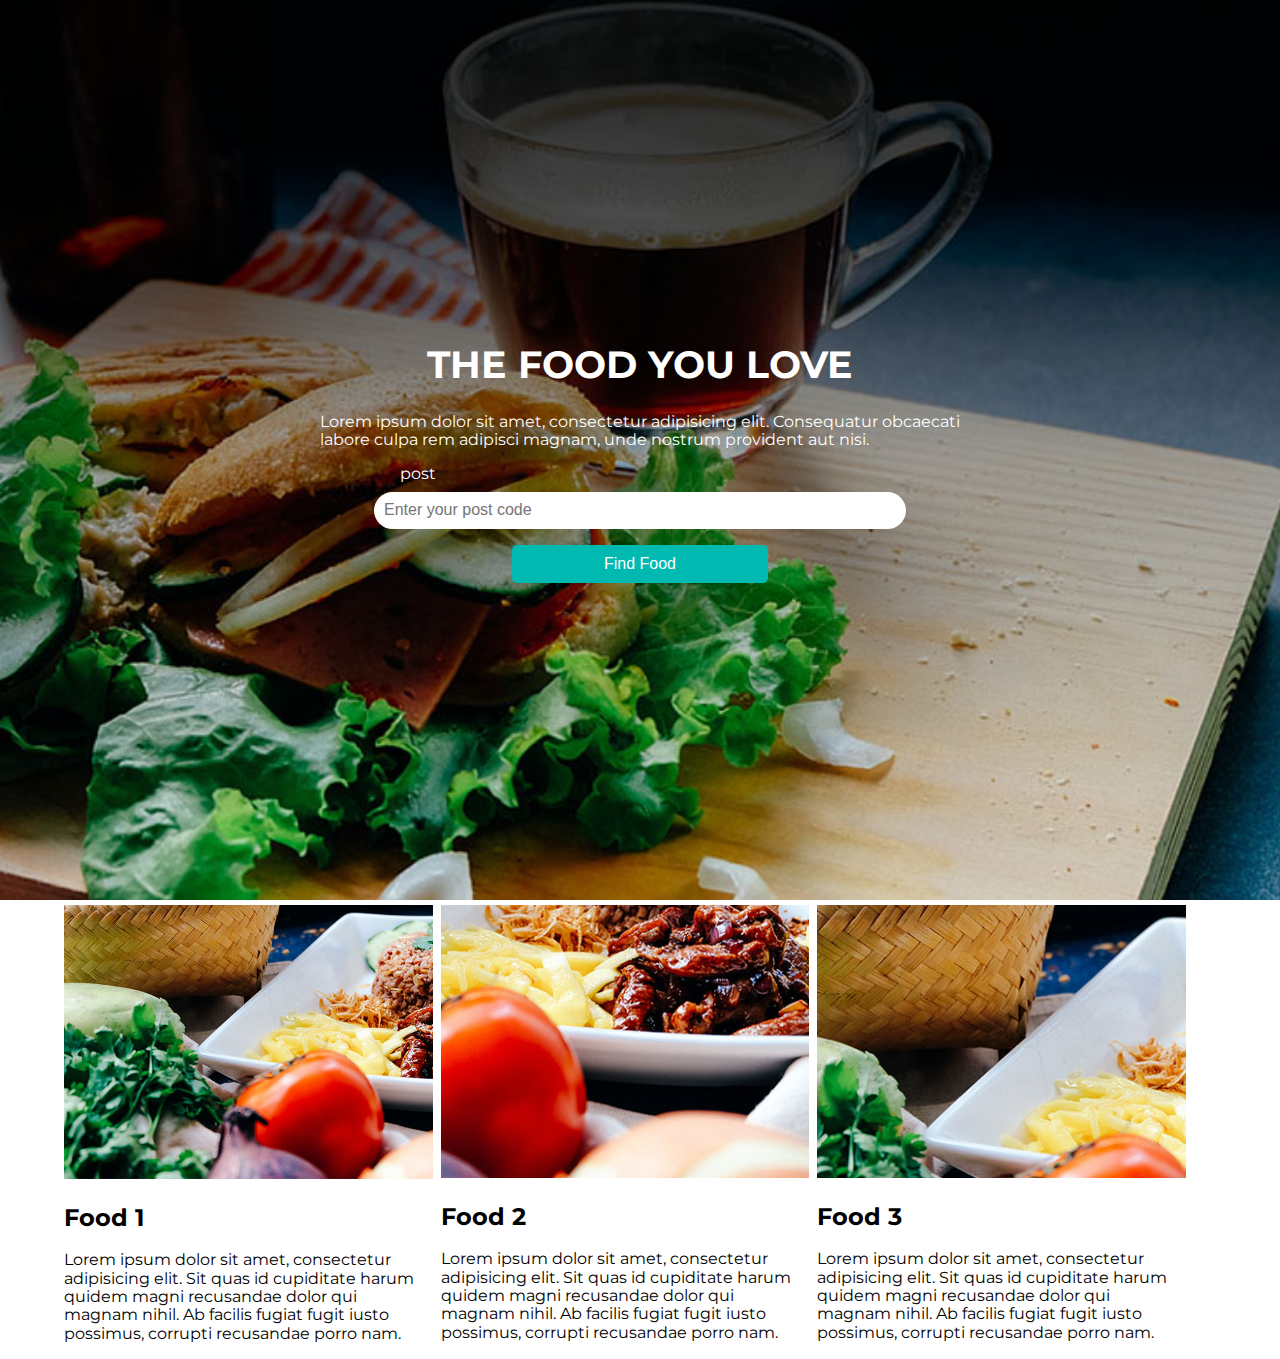
<file: food html css/HTMLCSSPROJECT-master/index.html>
<!DOCTYPE html>
<html lang="en">
<head>
	<meta charset="UTF-8">
	<title>Document</title>
	<link href="https://fonts.googleapis.com/css?family=Montserrat" rel="stylesheet">
	<link rel="stylesheet" href="normalize.css">
	<link rel="stylesheet" href="custom.css">
</head>
<body>
	<section class="hero_image">
		<div class="hero_wrapper">
			<h1>THE FOOD YOU LOVE</h1>
			<p>Lorem ipsum dolor sit amet, consectetur adipisicing elit. Consequatur obcaecati labore culpa rem adipisci magnam, unde nostrum provident aut nisi.</p>
			<span>post</span>
			<form class="form_code"> 

				<input class="post_code" type="text" placeholder="Enter your post code">
				<button type="submit">Find Food</button>
			</form>
		</div>
	</section>

	<section class="product">
		<div class="product__list__item">
			<img class="img-responsive" src="food1.jpg" alt="">
			<h2 class="product_heading">
				Food 1
			</h2>
			<p>Lorem ipsum dolor sit amet, consectetur adipisicing elit. Sit quas id cupiditate harum quidem magni recusandae dolor qui magnam nihil. Ab facilis fugiat fugit iusto possimus, corrupti recusandae porro nam.</p>
		</div>

		<div class="product__list__item">
			<img class="img-responsive" src="food2.jpg" alt="">
			<h2 class="product_heading">
				Food 2
			</h2>
			<p>Lorem ipsum dolor sit amet, consectetur adipisicing elit. Sit quas id cupiditate harum quidem magni recusandae dolor qui magnam nihil. Ab facilis fugiat fugit iusto possimus, corrupti recusandae porro nam.</p>
		</div>
		<div class="product__list__item">
			<img class="img-responsive" src="food3.jpg" alt="">
			<h2 class="product_heading">
				Food 3
			</h2>
			<p>Lorem ipsum dolor sit amet, consectetur adipisicing elit. Sit quas id cupiditate harum quidem magni recusandae dolor qui magnam nihil. Ab facilis fugiat fugit iusto possimus, corrupti recusandae porro nam.</p>
		</div>

	</section>
</body>
</html>
</file>
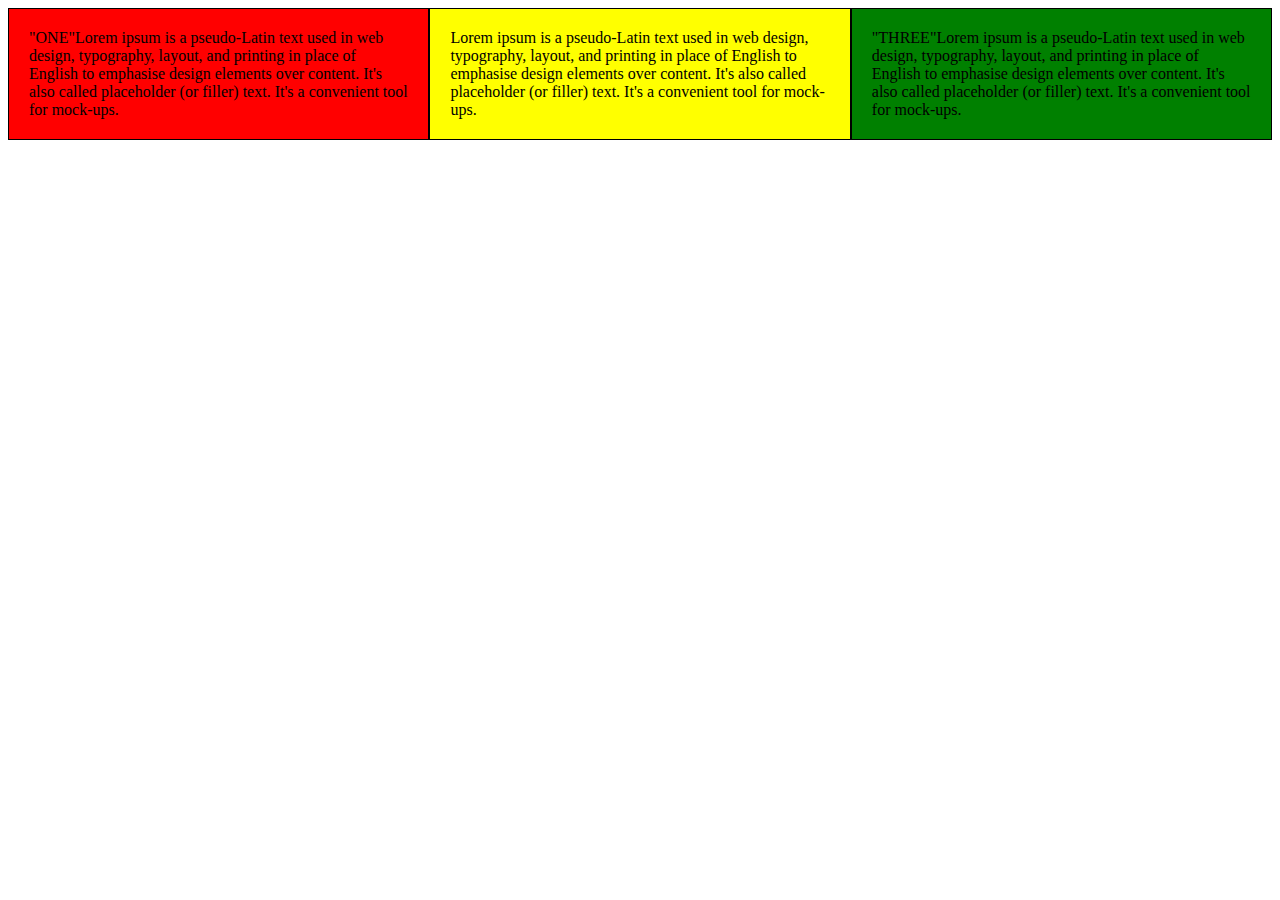
<file: flexbox.html>
<html>
    <head>
        <title>Flexible Box</title>
        <link rel="stylesheet" type="text/css" href="flexbox.css">
    </head>
    <body>
        <section>
            <div class="flexone">
                "ONE"Lorem ipsum is a pseudo-Latin text used in web design, typography, layout, and printing in place of English to emphasise design elements over content. It's also called placeholder (or filler) text. It's a convenient tool for mock-ups.
            </div>
            <div class="flextwo">
                Lorem ipsum is a pseudo-Latin text used in web design, typography, layout, and printing in place of English to emphasise design elements over content. It's also called placeholder (or filler) text. It's a convenient tool for mock-ups.
            </div>
            <div class="flexthree">
                "THREE"Lorem ipsum is a pseudo-Latin text used in web design, typography, layout, and printing in place of English to emphasise design elements over content. It's also called placeholder (or filler) text. It's a convenient tool for mock-ups.
            </div>
        </section>
    </body>
</html>
</file>
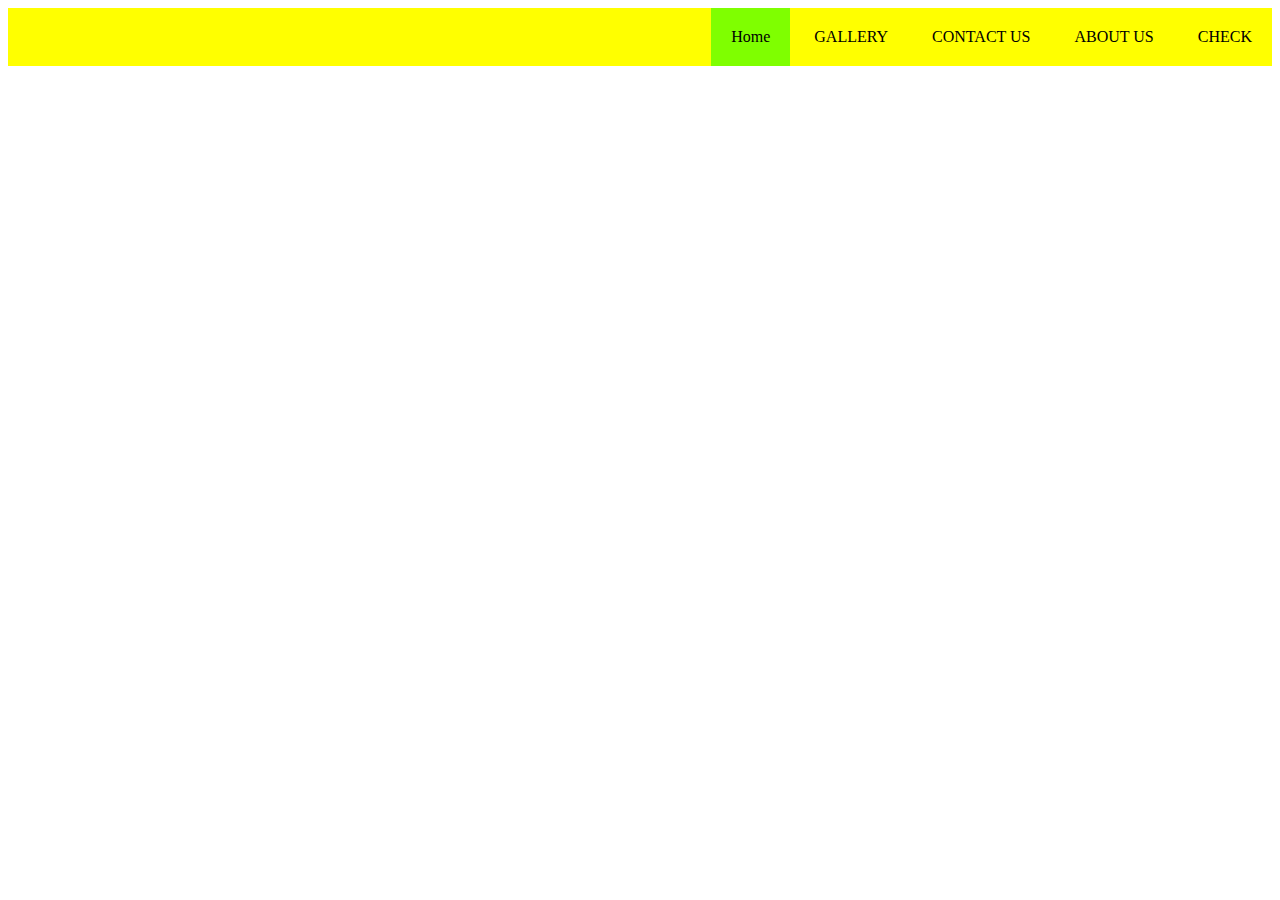
<file: navigation.html>
<html>
    <head>
        <link rel="stylesheet" type="text/css" href="navigation.css">
    </head>
    <body>
        <nav>
            <ul class="nav">
                <li href="#" class="active">Home</li>
                <li href="#">GALLERY</li>
                <li href="#">CONTACT US</li>
                <li href="#">ABOUT US</li>
                <li href="#">CHECK</li>
            </ul>
        </nav>
    </body>
</html>
</file>
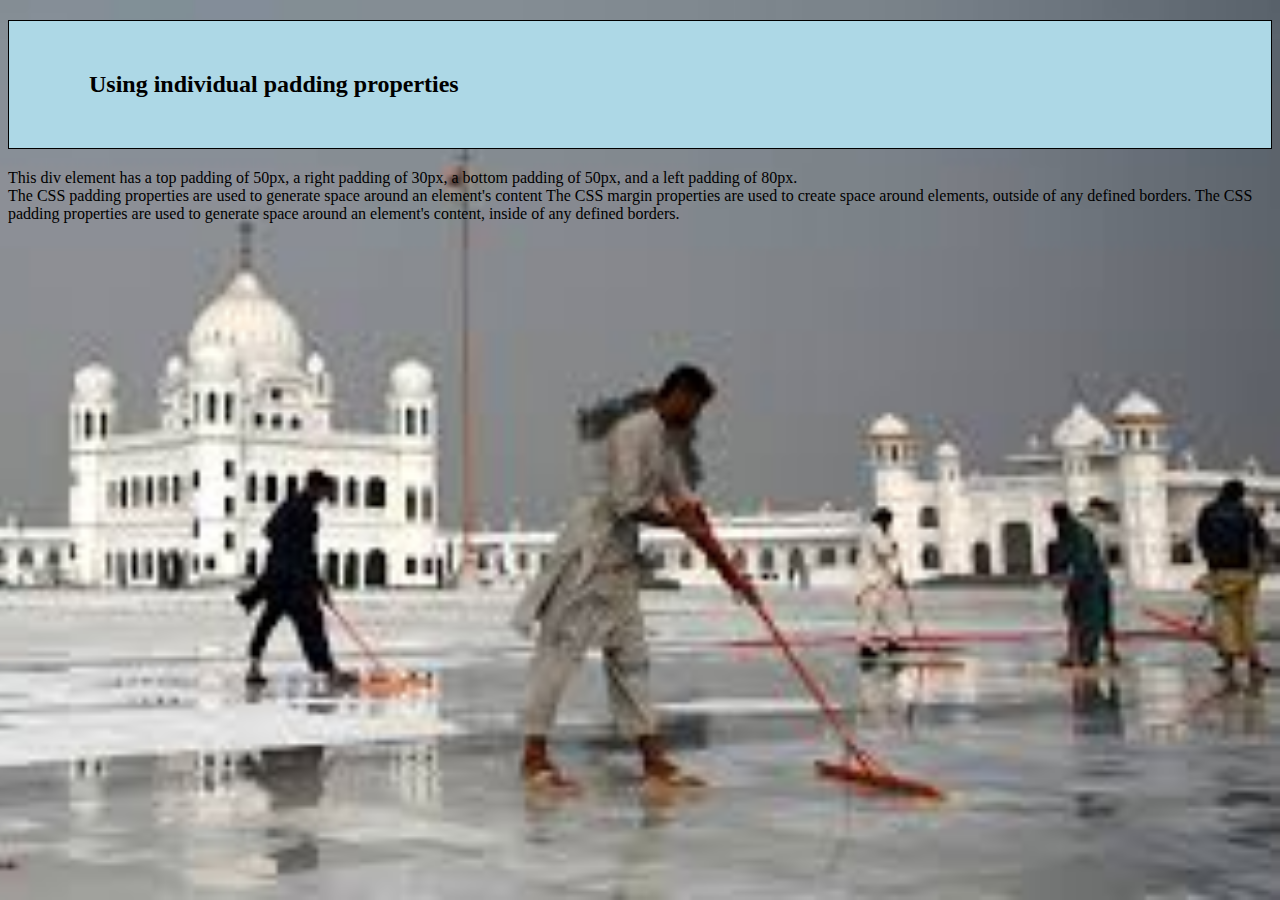
<file: padding.html>
<!DOCTYPE html>
<html>
<head>
<style>
  body{
    background-image: url("image/i.jpg");
    background-repeat: no-repeat;
    background-position: right bottom;
    background-attachment: fixed;
    background-size: cover;
  }
h2 {
  border: 1px solid black;
  background-color: lightblue;
  padding-top: 50px;
  padding-right: 30px;
  padding-bottom: 50px;
  padding-left: 80px;
}
</style>
</head>
<body>

<h2>Using individual padding properties</h2>

<div>This div element has a top padding of 50px, a right padding of 30px, a bottom padding of 50px, and a left padding of 80px.</div>

</body>
</html>
The CSS padding properties are used to generate space around an element's content
The CSS margin properties are used to create space around elements, outside of any defined borders.
The CSS padding properties are used to generate space around an element's content, inside of any defined borders.
</file>
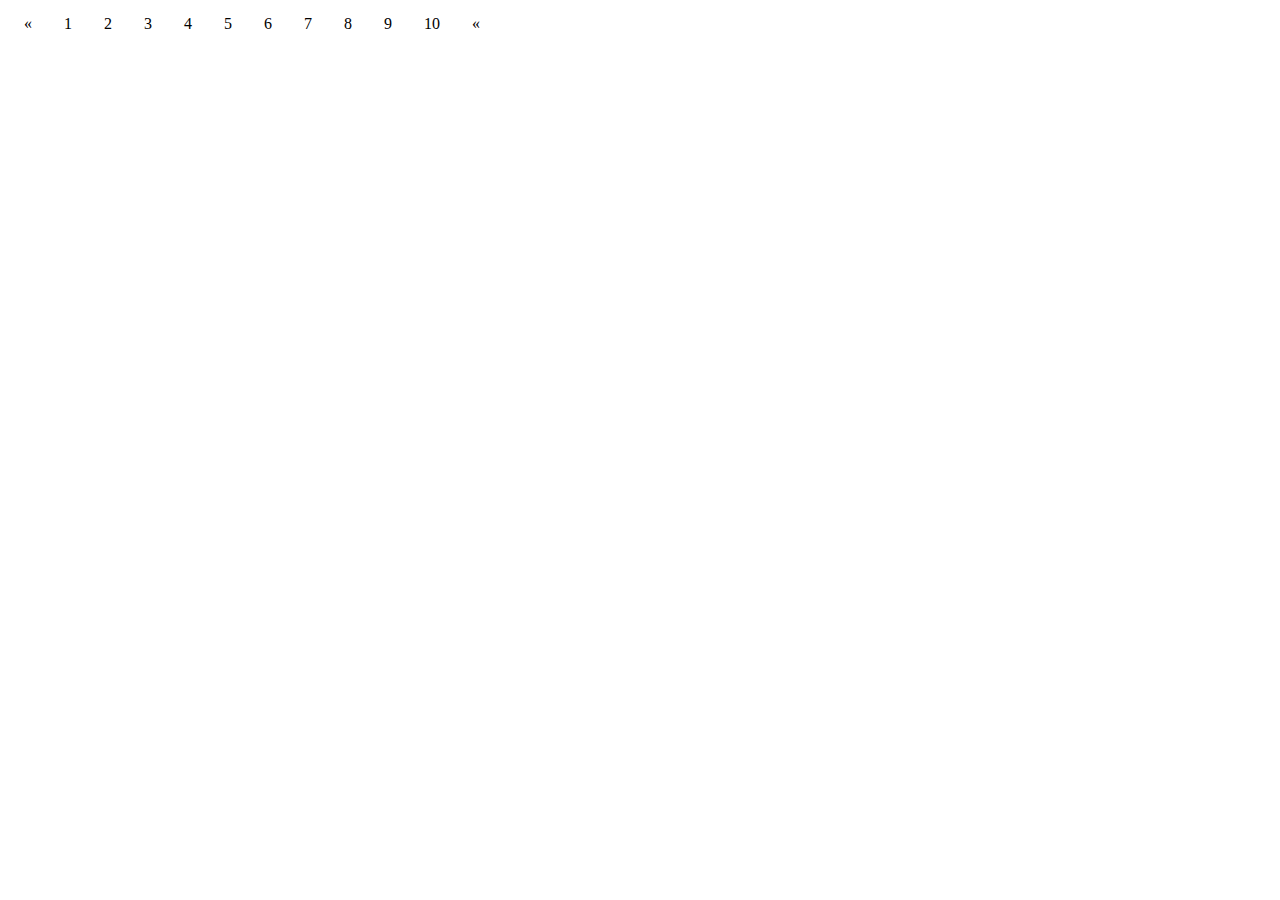
<file: pagination.html>
<html>
    <head>
        <link rel="stylesheet" type="text/css" href="pagination.css">
    </head>
    <body>
        <div class="demo">
            <a href="#">&laquo;</a>
            <a href="#">1</a>
            <a href="#">2</a>
            <a href="#">3</a>
            <a href="#">4</a>
            <a href="#">5</a>
            <a href="#">6</a>
            <a href="#">7</a>
            <a href="#">8</a>
            <a href="#">9</a>
            <a href="#">10</a>
            <a href="#">&laquo;</a>
        </div>
    </body>
</html>
</file>
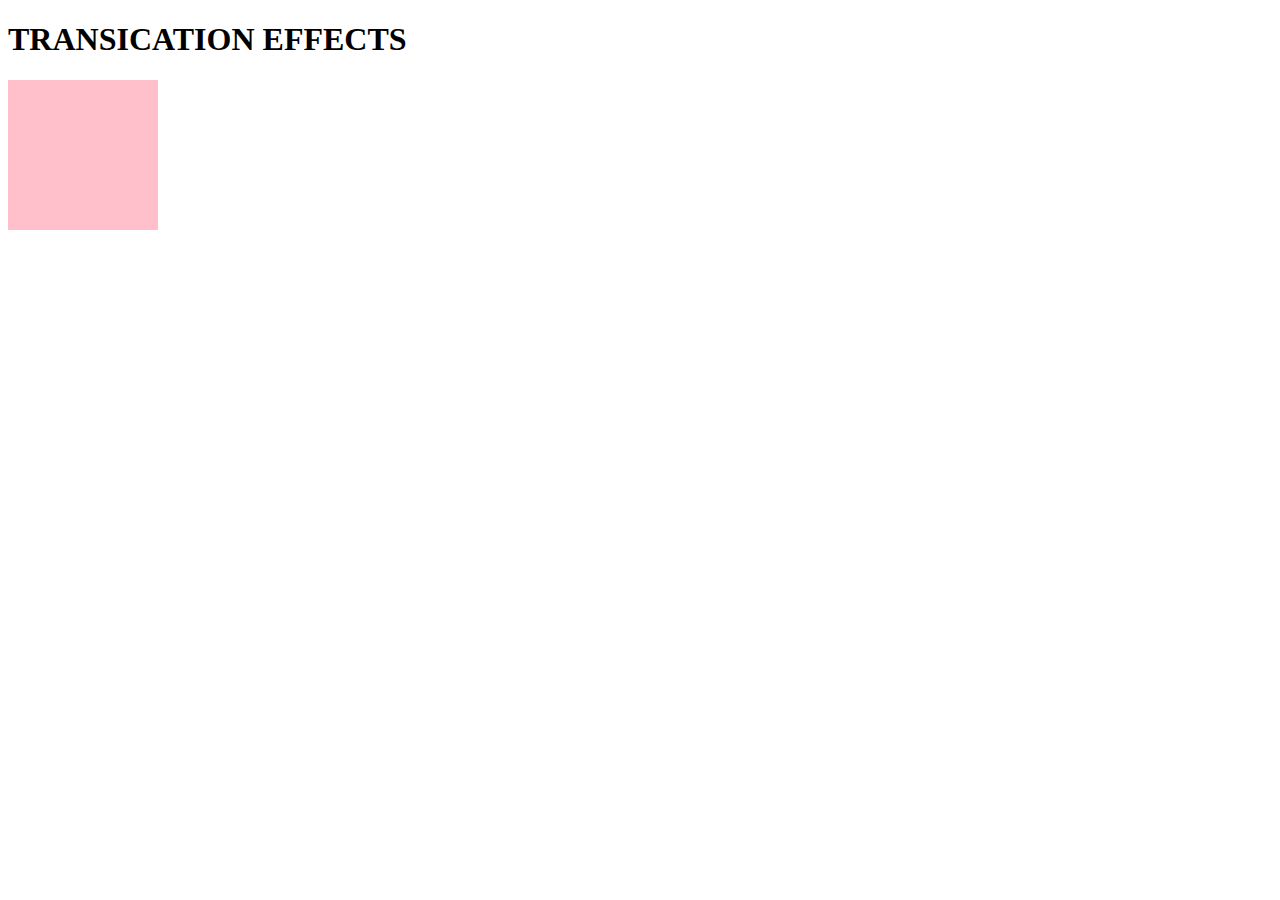
<file: transication.html>
<!DOCTYPE html>
<html lang="en">
<head>
    <meta charset="UTF-8">
    <meta name="viewport" content="width=device-width, initial-scale=1.0">
    <title>Transication</title>
    <style>
        #box{
            width:150px;
            height:150px;
            background-color: pink;
            transition-property: all;
            transition-duration: 2s;
            transition-timing-function:cubic-bezier(0.1, 0.7, 1.0, 0.1);
        }
        #box:hover{
            width:300px;
            height: 300px;
            background-color: magenta;
        }
    </style>
</head>
<body>
    <h1>TRANSICATION EFFECTS</h1>
    <div id="box">

    </div>
</body>
</html>
</file>
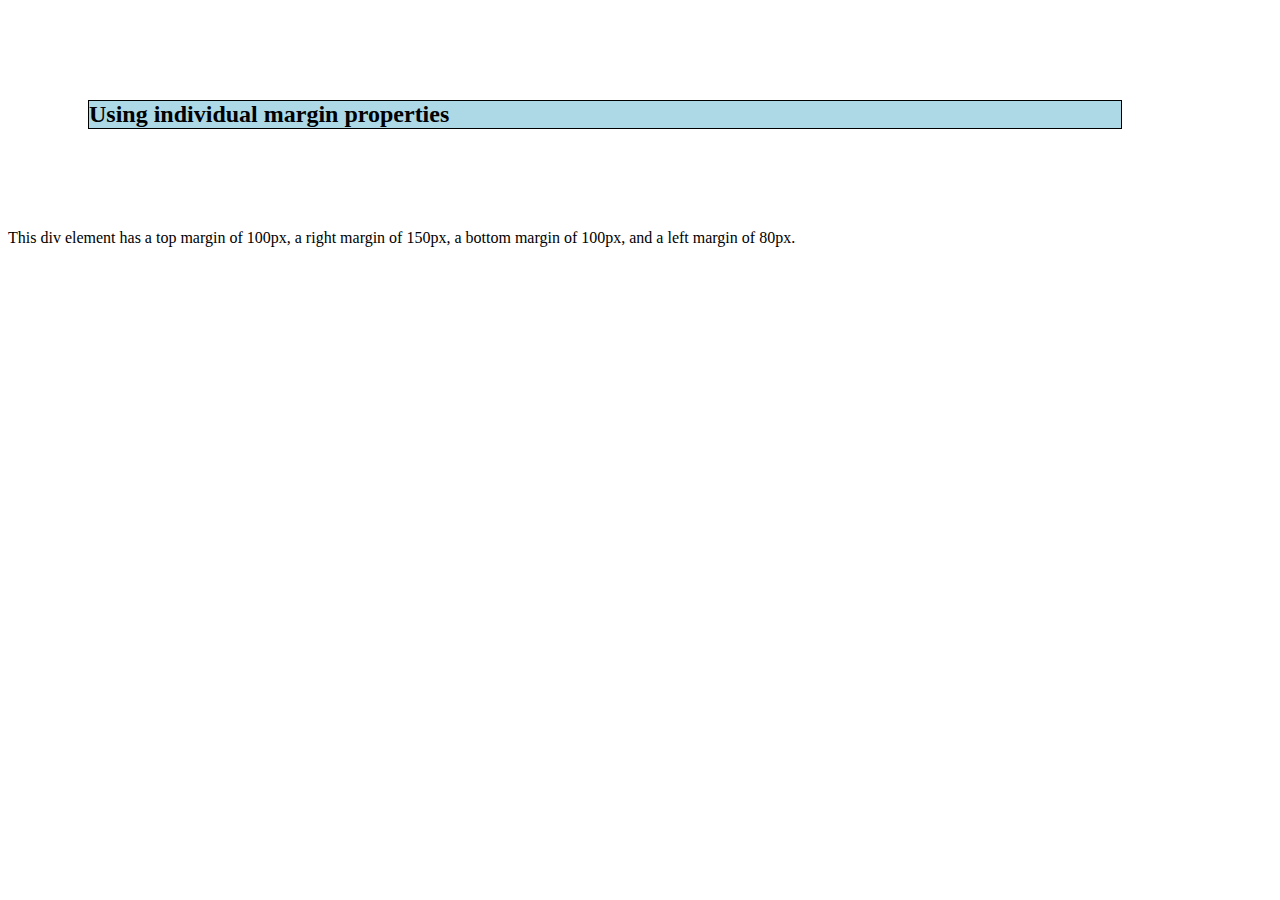
<file: w3.html>
<!DOCTYPE html>
<html>
<head>
<style>
h2 {
  border: 1px solid black;
  margin-top: 100px;
  margin-bottom: 100px;
  margin-right: 150px;
  margin-left: 80px;
  background-color: lightblue;
}
</style>
</head>
<body>

<h2>Using individual margin properties</h2>

<div>This div element has a top margin of 100px, a right margin of 150px, a bottom margin of 100px, and a left margin of 80px.</div>

</body>
</html>
</file>
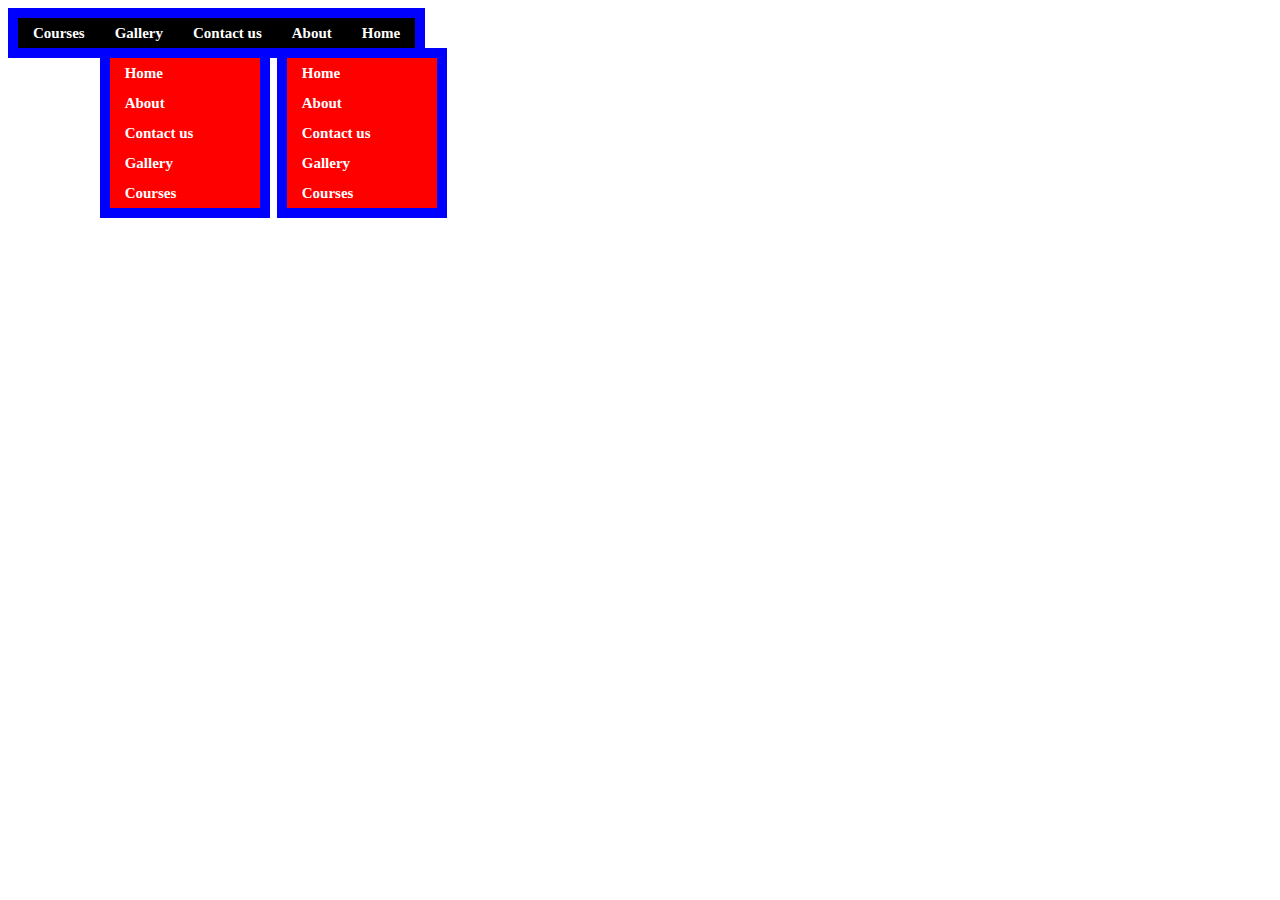
<file: drop down/customdrop.html>
<html>
    <head>
        <link rel="stylesheet" type="text/css" href="customdrop.css">
    </head>
    <body>
        <div class="main">
            <ul>
                <li><a href="#">Home</a></li>
                <li><a href="#">About</a>
                    <ul>
                        <li><a href="#">Home</a></li>
                        <li><a href="#">About</a></li>
                        <li><a href="#">Contact us</a></li>
                        <li><a href="#">Gallery</a></li>
                        <li><a href="#">Courses</a></li>
                    </ul>
                </li>
                <li><a href="#">Contact us</a></li>
                <li><a href="#">Gallery</a>
                    <ul>
                        <li><a href="#">Home</a></li>
                        <li><a href="#">About</a></li>
                        <li><a href="#">Contact us</a></li>
                        <li><a href="#">Gallery</a></li>
                        <li><a href="#">Courses</a></li>
                    </ul>
                </li>
                <li><a href="#">Courses</a></li>
            </ul>
        </div>
    </body>
</html>
</file>
<file: food html css/HTMLCSSPROJECT-master/custom.css>
body {
	font-family: 'Montserrat', sans-serif;
}

/* Utilty Classes*/

.img-responsive {
  max-width: 100%;
}

.hero_image {
	background: url(heroimage.jpg) no-repeat;
	-webkit-background-size: cover;
	background-size: cover;
	height: 100vh;
	position: relative;
}

.hero_wrapper {
	color:white;
	position: absolute;
	top: 50%;
	left: 50%;
	transform: translate(-50%,-50%);
}

.hero_wrapper h1 {
	font-size: 2.4rem;
	text-align: center;
}


.hero_wrapper span {
	margin-left: 5rem;
	display: inline-block;
	margin-bottom: .5rem;
}

.form_code {
	text-align: center;
}

.form_code .post_code {
	display: block;
	width: 80%;
	margin-left: auto;
	margin-right: auto;
	border-radius: 2rem;
	padding: .6rem;
	border:none;
	outline:none;
}

.form_code button {
	width: 40%;
	text-align: center;
	background-color: #00bab1;
	color: white;
	padding: .6rem;
	margin:1rem auto 0rem;
	border: none;
	border-radius: .3rem;
}


/*  Product Section */

.product {
	width: 90%;
	margin-top: .3rem;
	margin-left: auto;
	margin-right: auto;
}

.product__list__item {
	float: left;
	width: 32%;
	margin-left: .5rem;
}


.product__list__item:first-of-type {
	margin-left: 0;
}


@media screen and (max-width: 700px) {
	.product__list__item { 
		width: 100%;
		float: none;
	}
}
</file>
<file: flexbox.css>
section{
    width: 100%;
    background-color: cyan;
    margin:0;
    padding:0;
    box-sizing: border-box;
    display:flex;
    justify-content: space-between;
    
}
section div{
    width: 30%;
    padding: 20px;
    border: 1px solid black;
    
}
.flexone{
    background-color: red;
}
.flextwo{
    background-color: yellow;
}
.flexthree{
   
    background-color:green;
}
</file>
<file: navigation.css>
.nav{
    background-color: yellow;
    list-style-type: none;
    text-align: right;
    padding:0;
    margin:0;
    position:sticky top;
}
.nav li{
    display: inline-block;
   
    padding:20px;
}
.nav li.active{
    background-color: chartreuse;
}
.nav li:hover:not(.active){
    background-color: darkblue;
}
</file>
<file: pagination.css>
.demo{
    display: inline-block;
}
.demo a{
    color: black;
    text-decoration: none;
    float:left;
    padding:7px 16px;
    transition:background-color .3s;
}
.demo a:active{
    background-color: red;
    color:white;
    border: 2px solid #4CAF50;
}
</file>
<file: drop down/customdrop.css>
.main > ul{
    background-color: black;
   
}
.main ul a{
    color: white;
    text-decoration: none;
    font-size: 15px;
    line-height: 30px;
    padding: 0 15;
    font-weight: bold;
    display: block;
    
}
.main ul{
    list-style: none;
    position: relative;
    float: left;
    margin: 0;
    padding: 0;
    border: blue solid 10px;
}
.main ul li{
    float: right;
    position: relative;
    margin: 0;
    padding: 0;
}
.main ul ul{
    position:absolute;
    background-color: red;
    top: 100%;
    left:0;
}
.main ul ul li{
    float: none;
    width: 150px;
}
</file>
